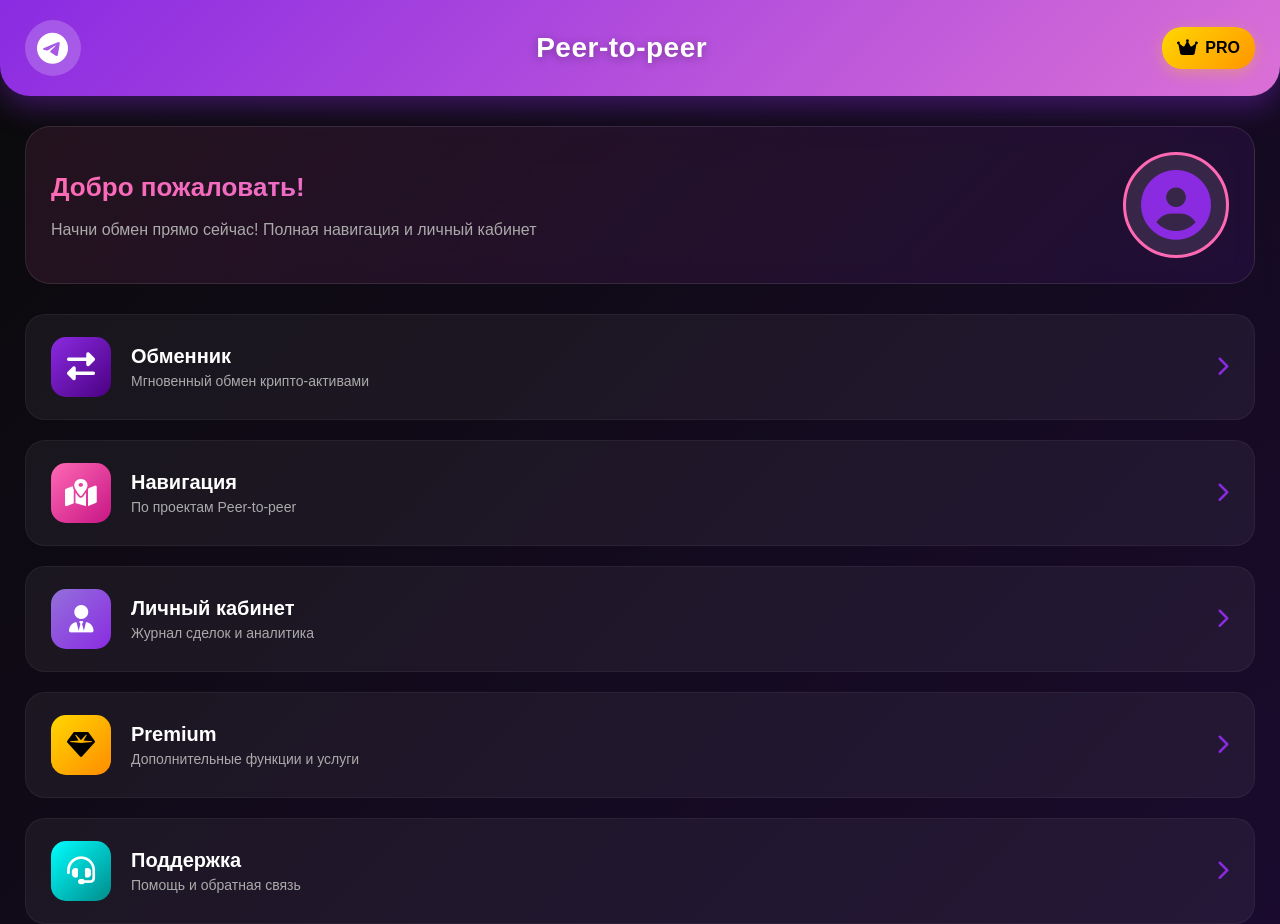
<file: index.html>
<!DOCTYPE html>
<html lang="ru">
<head>
    <meta charset="UTF-8">
    <meta name="viewport" content="width=device-width, initial-scale=1.0">
    <title>Peer-to-peer | Assistant</title>
    <link rel="stylesheet" href="style.css">
    <script src="https://telegram.org/js/telegram-web-app.js"></script>
    <link rel="stylesheet" href="https://cdnjs.cloudflare.com/ajax/libs/font-awesome/6.4.0/css/all.min.css">
</head>
<body>
    <!-- Главная страница -->
    <div class="app-container" id="mainPage">
        <!-- Верхняя плашка с названием -->
        <header class="main-header">
            <div class="logo-container">
                <i class="fab fa-telegram logo-icon"></i>
                <h1 class="app-title">Peer-to-peer</h1>
                <div class="premium-badge">
                    <i class="fas fa-crown"></i>
                    <span>PRO</span>
                </div>
            </div>
        </header>

        <!-- Основной контент -->
        <main class="main-content">
            <!-- Приветствие -->
            <div class="welcome-section">
                <div class="welcome-text">
                    <h2>Добро пожаловать!</h2>
                    <p>Начни обмен прямо сейчас! Полная навигация и личный кабинет</p>
                </div>
                <div class="user-avatar">
                    <i class="fas fa-user-circle"></i>
                </div>
            </div>

            <!-- Кнопки навигации -->
            <div class="nav-buttons">
                <button class="nav-btn exchange-btn" id="exchangeBtn">
                    <div class="btn-icon">
                        <i class="fas fa-exchange-alt"></i>
                    </div>
                    <div class="btn-content">
                        <h3>Обменник</h3>
                        <p>Мгновенный обмен крипто-активами</p>
                    </div>
                    <div class="btn-arrow">
                        <i class="fas fa-chevron-right"></i>
                    </div>
                </button>

                <button class="nav-btn navigation-btn" id="navigationBtn">
                    <div class="btn-icon">
                        <i class="fas fa-map-marked-alt"></i>
                    </div>
                    <div class="btn-content">
                        <h3>Навигация</h3>
                        <p>По проектам Peer-to-peer</p>
                    </div>
                    <div class="btn-arrow">
                        <i class="fas fa-chevron-right"></i>
                    </div>
                </button>

                <button class="nav-btn account-btn" id="accountBtn">
                    <div class="btn-icon">
                        <i class="fas fa-user-tie"></i>
                    </div>
                    <div class="btn-content">
                        <h3>Личный кабинет</h3>
                        <p>Журнал сделок и аналитика</p>
                    </div>
                    <div class="btn-arrow">
                        <i class="fas fa-chevron-right"></i>
                    </div>
                </button>

                <button class="nav-btn premium-btn" id="premiumBtn">
                    <div class="btn-icon">
                        <i class="fas fa-gem"></i>
                    </div>
                    <div class="btn-content">
                        <h3>Premium</h3>
                        <p>Дополнительные функции и услуги</p>
                    </div>
                    <div class="btn-arrow">
                        <i class="fas fa-chevron-right"></i>
                    </div>
                </button>

                <button class="nav-btn support-btn" id="supportBtn">
                    <div class="btn-icon">
                        <i class="fas fa-headset"></i>
                    </div>
                    <div class="btn-content">
                        <h3>Поддержка</h3>
                        <p>Помощь и обратная связь</p>
                    </div>
                    <div class="btn-arrow">
                        <i class="fas fa-chevron-right"></i>
                    </div>
                </button>
            </div>
        </main>
    </div>

    <!-- Страница обменника -->
    <div class="app-container" id="exchangePage" style="display: none;">
        <header class="main-header">
            <div class="logo-container">
                <button class="back-btn" id="backBtn">
                    <i class="fas fa-arrow-left"></i>
                </button>
                <h1 class="app-title">Обменник</h1>
                <div class="premium-badge">
                    <i class="fas fa-crown"></i>
                    <span>PRO</span>
                </div>
            </div>
        </header>

        <main class="main-content exchange-page">
            <div class="welcome-section">
                <div class="welcome-text">
                    <h2>Выберите тип обмена</h2>
                    <p>Быстрый и безопасный обмен активов</p>
                </div>
                <div class="user-avatar">
                    <i class="fas fa-coins"></i>
                </div>
            </div>

            <div class="exchange-options">
                <div class="exchange-option" id="usdtRubOption">
                    <div class="option-content">
                        <div class="option-icon">
                            <i class="fas fa-dollar-sign"></i>
                        </div>
                        <div class="option-text">
                            <h3>Обмен USDT & RUB</h3>
                            <p>Мгновенный обмен Tether и российских рублей</p>
                        </div>
                    </div>
                    <div class="option-arrow">
                        <i class="fas fa-chevron-down"></i>
                    </div>
                </div>

                <div class="sub-buttons" id="usdtRubSubButtons">
                    <button class="sub-btn buy-sub-btn" id="buyUsdtBtn">
                        <i class="fas fa-shopping-cart"></i>
                        Купить USDT
                    </button>
                    <button class="sub-btn sell-sub-btn" id="sellUsdtBtn">
                        <i class="fas fa-money-bill-wave"></i>
                        Продать USDT
                    </button>
                </div>

                <div class="exchange-option" id="otherAssetsOption">
                    <div class="option-content">
                        <div class="option-icon other">
                            <i class="fas fa-shapes"></i>
                        </div>
                        <div class="option-text">
                            <h3>Обмен других активов</h3>
                            <p>Криптовалюты, токены и другие активы</p>
                        </div>
                    </div>
                    <div class="option-arrow">
                        <i class="fas fa-chevron-down"></i>
                    </div>
                </div>

                <div class="other-assets-panel" id="otherAssetsPanel">
                    <p>Для обмена другими активами напишите в техническую поддержку — 
                        <a href="https://t.me/peertopeer_support" class="support-link" target="_blank">@peertopeer_support</a>
                    </p>
                    <p style="margin-top: 10px; font-size: 14px; color: #aaa;">
                        Доступны: BTC, ETH, BNB, SOL, TON и другие популярные криптовалюты
                    </p>
                </div>

                <!-- НОВАЯ ИНФОРМАЦИОННАЯ ПЛАШКА -->
                <div class="exchange-info-panel">
                    <div class="info-icon">
                        <i class="fas fa-info-circle"></i>
                    </div>
                    <div class="info-content">
                        <h4>Важная информация перед обменом</h4>
                        <p>Перед совершением сделки обязательно ознакомьтесь с правилами и инструкциями:</p>
                        <div class="info-links">
                            <a href="https://teletype.in/@peertopeer/Vnh3VzzvBXn" class="info-link" target="_blank">
                                <i class="fas fa-file-contract"></i>
                                Регламент обменника
                            </a>
                            <a href="https://teletype.in/@peertopeer/jh6OtIv5-ns" class="info-link" target="_blank">
                                <i class="fas fa-book-open"></i>
                                Инструкция по обмену
                            </a>
                        </div>
                        <p class="info-note">
                            <i class="fas fa-exclamation-triangle"></i>
                            Соблюдение правил обеспечивает безопасность ваших сделок
                        </p>
                    </div>
                </div>
            </div>
        </main>
    </div>

    <!-- Страница покупки USDT -->
    <div class="app-container" id="buyUsdtPage" style="display: none;">
        <header class="main-header">
            <div class="logo-container">
                <button class="back-btn" id="backFromBuyBtn">
                    <i class="fas fa-arrow-left"></i>
                </button>
                <h1 class="app-title">Купить USDT</h1>
                <div class="premium-badge">
                    <i class="fas fa-crown"></i>
                    <span>PRO</span>
                </div>
            </div>
        </header>

        <main class="main-content orders-page">
            <div class="page-header">
                <h2>Актуальные заявки</h2>
                <p class="page-subtitle">Скопируйте ID заявки и отправьте в поддержку</p>
            </div>

            <!-- Красивые фильтры сортировки -->
            <div class="filters">
                <div class="filter-header">
                    <i class="fas fa-sort-amount-down"></i>
                    <h3>Сортировка заявок</h3>
                </div>
                <div class="sort-options" id="buySortOptions">
                    <button class="sort-btn active" data-sort="rate-asc">
                        <i class="fas fa-arrow-up"></i>
                        Курс (низкий → высокий)
                    </button>
                    <button class="sort-btn" data-sort="rate-desc">
                        <i class="fas fa-arrow-down"></i>
                        Курс (высокий → низкий)
                    </button>
                    <button class="sort-btn" data-sort="volume-asc">
                        <i class="fas fa-arrow-up"></i>
                        Объем (маленький → большой)
                    </button>
                    <button class="sort-btn" data-sort="volume-desc">
                        <i class="fas fa-arrow-down"></i>
                        Объем (большой → маленький)
                    </button>
                </div>
            </div>

            <!-- Контейнер для заявок -->
            <div class="orders-container" id="buyOrdersContainer">
                <!-- Заявки будут вставляться здесь через JavaScript -->
            </div>

            <!-- Информация -->
            <div class="booking-info">
                <p><i class="fas fa-info-circle"></i> Скопируйте ID заявки и отправьте его в техническую поддержку для бронирования</p>
            </div>
        </main>
    </div>

    <!-- Страница продажи USDT -->
    <div class="app-container" id="sellUsdtPage" style="display: none;">
        <header class="main-header">
            <div class="logo-container">
                <button class="back-btn" id="backFromSellBtn">
                    <i class="fas fa-arrow-left"></i>
                </button>
                <h1 class="app-title">Продать USDT</h1>
                <div class="premium-badge">
                    <i class="fas fa-crown"></i>
                    <span>PRO</span>
                </div>
            </div>
        </header>

        <main class="main-content orders-page">
            <div class="page-header">
                <h2>Актуальные заявки</h2>
                <p class="page-subtitle">Скопируйте ID заявки и отправьте в поддержку</p>
            </div>

            <!-- Красивые фильтры сортировки -->
            <div class="filters">
                <div class="filter-header">
                    <i class="fas fa-sort-amount-down"></i>
                    <h3>Сортировка заявок</h3>
                </div>
                <div class="sort-options" id="sellSortOptions">
                    <button class="sort-btn active" data-sort="rate-asc">
                        <i class="fas fa-arrow-up"></i>
                        Курс (низкий → высокий)
                    </button>
                    <button class="sort-btn" data-sort="rate-desc">
                        <i class="fas fa-arrow-down"></i>
                        Курс (высокий → низкий)
                    </button>
                    <button class="sort-btn" data-sort="volume-asc">
                        <i class="fas fa-arrow-up"></i>
                        Объем (маленький → большой)
                    </button>
                    <button class="sort-btn" data-sort="volume-desc">
                        <i class="fas fa-arrow-down"></i>
                        Объем (большой → маленький)
                    </button>
                </div>
            </div>

            <!-- Контейнер для заявок -->
            <div class="orders-container" id="sellOrdersContainer">
                <!-- Заявки будут вставляться здесь через JavaScript -->
            </div>

            <!-- Информация -->
            <div class="booking-info">
                <p><i class="fas fa-info-circle"></i> Скопируйте ID заявки и отправьте его в техническую поддержку для бронирования</p>
            </div>
        </main>
    </div>

    <!-- Страница поддержки -->
    <div class="app-container" id="supportPage" style="display: none;">
        <header class="main-header">
            <div class="logo-container">
                <button class="back-btn" id="backFromSupportBtn">
                    <i class="fas fa-arrow-left"></i>
                </button>
                <h1 class="app-title">Поддержка</h1>
                <div class="premium-badge">
                    <i class="fas fa-crown"></i>
                    <span>PRO</span>
                </div>
            </div>
        </header>

        <main class="main-content support-page">
            <div class="page-header">
                <h2>Техническая поддержка</h2>
                <p class="page-subtitle">Свяжитесь с нами для решения любых вопросов</p>
            </div>

            <!-- Важное уведомление -->
            <div class="support-notice">
                <div class="notice-header">
                    <i class="fas fa-exclamation-triangle"></i>
                    <h3>Важная информация</h3>
                </div>
                <p>Пожалуйста, обращайтесь в поддержку <strong>строго по делу</strong> и уважительно. Наши специалисты работают для вашего удобства.</p>
            </div>

            <!-- Контакты поддержки -->
            <div class="support-contacts">
                <h3 class="section-title">
                    <i class="fas fa-headset"></i>
                    Контакты поддержки
                </h3>

                <div class="contact-card support">
                    <div class="contact-icon">
                        <i class="fas fa-life-ring"></i>
                    </div>
                    <div class="contact-info">
                        <h4>Основная поддержка</h4>
                        <p class="contact-description">По всем вопросам по заявкам, обменам и техническим проблемам</p>
                        <a href="https://t.me/peertopeer_support" class="contact-link" target="_blank">
                            <i class="fab fa-telegram"></i>
                            @peertopeer_support
                        </a>
                        <p class="contact-hours">
                            <i class="fas fa-clock"></i>
                            Работаем 24/7
                        </p>
                    </div>
                </div>

                <h3 class="section-title" style="margin-top: 30px;">
                    <i class="fas fa-user-shield"></i>
                    Модераторы
                </h3>

                <div class="contact-card moderator">
                    <div class="contact-icon">
                        <i class="fas fa-user-check"></i>
                    </div>
                    <div class="contact-info">
                        <h4>Модератор 1</h4>
                        <p class="contact-description">Решение спорных ситуаций, проверка контрагентов</p>
                        <a href="https://t.me/peer_moderator1" class="contact-link" target="_blank">
                            <i class="fab fa-telegram"></i>
                            Времено отсутствует
                        </a>
                        <p class="contact-hours">
                            <i class="fas fa-clock"></i>
                            00:00 - 12:00 (МСК)
                        </p>
                    </div>
                </div>

                <div class="contact-card moderator">
                    <div class="contact-icon">
                        <i class="fas fa-user-shield"></i>
                    </div>
                    <div class="contact-info">
                        <h4>Модератор 2</h4>
                        <p class="contact-description">Проверка сделок, помощь новичкам</p>
                        <a href="https://t.me/peer_moderator2" class="contact-link" target="_blank">
                            <i class="fab fa-telegram"></i>
                            Времено отсутствует
                        </a>
                        <p class="contact-hours">
                            <i class="fas fa-clock"></i>
                            12:00 - 00:00 (МСК)
                        </p>
                    </div>
                </div>
            </div>

            <!-- Правила обращения -->
            <div class="support-rules">
                <h3 class="section-title">
                    <i class="fas fa-list-alt"></i>
                    Правила обращения
                </h3>
                <ul class="rules-list">
                    <li>
                        <i class="fas fa-check-circle"></i>
                        <span>Всегда указывайте <strong>ID заявки</strong> при обращении (если вопрос по обмену)</span>
                    </li>
                    <li>
                        <i class="fas fa-check-circle"></i>
                        <span>Описывайте проблему <strong>четко и подробно</strong></span>
                    </li>
                    <li>
                        <i class="fas fa-check-circle"></i>
                        <span>Прикладывайте скриншоты при необходимости</span>
                    </li>
                    <li>
                        <i class="fas fa-check-circle"></i>
                        <span>Сохраняйте <strong>уважительный тон</strong> общения</span>
                    </li>
                    <li>
                        <i class="fas fa-check-circle"></i>
                        <span>Ожидайте ответ в течение <strong>1-30 минут</strong></span>
                    </li>
                </ul>
            </div>

            <!-- Кнопки быстрого действия -->
            <div class="quick-actions">
                <h3 class="section-title">
                    <i class="fas fa-bolt"></i>
                    Быстрые действия
                </h3>
                <div class="action-buttons">
                    <button class="action-btn" id="copySupportLink">
                        <i class="fas fa-copy"></i>
                        Скопировать ссылку поддержки
                    </button>
                    <button class="action-btn" id="openSupportChat">
                        <i class="fab fa-telegram"></i>
                        @peertopeer_support
                    </button>
                </div>
            </div>
        </main>
    </div>

    <!-- Страница навигации -->
    <div class="app-container" id="navigationPage" style="display: none;">
        <header class="main-header">
            <div class="logo-container">
                <button class="back-btn" id="backFromNavigationBtn">
                    <i class="fas fa-arrow-left"></i>
                </button>
                <h1 class="app-title">Навигация</h1>
                <div class="premium-badge">
                    <i class="fas fa-crown"></i>
                    <span>PRO</span>
                </div>
            </div>
        </header>

        <main class="main-content navigation-page">
            <div class="page-header">
                <h2>Навигация по проекту</h2>
                <p class="page-subtitle">Все важные ссылки и ресурсы в одном месте</p>
            </div>

            <!-- Блок 1: Наши ресурсы -->
            <div class="navigation-section">
                <h3 class="section-title">
                    <i class="fas fa-link"></i>
                    Наши ресурсы
                </h3>
                <p class="section-description">Официальные каналы и чаты проекта Peer-to-peer</p>
                
                <div class="resources-grid">
                    <div class="resource-card">
                        <div class="resource-icon">
                            <i class="fab fa-telegram"></i>
                        </div>
                        <div class="resource-content">
                            <h4>Официальный канал</h4>
                            <p class="resource-description">Новости, анонсы, полезная информация</p>
                            <a href="https://t.me/peertopeerchannel" class="resource-link" target="_blank">
                                <i class="fab fa-telegram"></i>
                                @peertopeerchannel
                            </a>
                        </div>
                    </div>

                    <div class="resource-card">
                        <div class="resource-icon">
                            <i class="fas fa-comments"></i>
                        </div>
                        <div class="resource-content">
                            <h4>Общий чат</h4>
                            <p class="resource-description">Общение, вопросы, обмен опытом</p>
                            <a href="https://t.me/+LT-mE3ERYhE4NTcy" class="resource-link" target="_blank">
                                <i class="fab fa-telegram"></i>
                                Перейти в чат
                            </a>
                        </div>
                    </div>

                    <div class="resource-card">
                        <div class="resource-icon">
                            <i class="fas fa-newspaper"></i>
                        </div>
                        <div class="resource-content">
                            <h4>Блог в TeleType</h4>
                            <p class="resource-description">Статьи, инструкции, аналитика</p>
                            <a href="https://teletype.in/@peertopeer" class="resource-link" target="_blank">
                                <i class="fas fa-external-link-alt"></i>
                                Перейти в блог
                            </a>
                        </div>
                    </div>

                    <div class="resource-card">
                        <div class="resource-icon">
                            <i class="fas fa-headset"></i>
                        </div>
                        <div class="resource-content">
                            <h4>Техническая поддержка</h4>
                            <p class="resource-description">Решение проблем и вопросов</p>
                            <a href="https://t.me/peertopeer_support" class="resource-link" target="_blank">
                                <i class="fab fa-telegram"></i>
                                @peertopeer_support
                            </a>
                        </div>
                    </div>

                    

                    
                </div>
            </div>

            <!-- Блок 2: Полезная навигация -->
            <div class="navigation-section">
                <h3 class="section-title">
                    <i class="fas fa-star"></i>
                    Полезная навигация
                </h3>
                <p class="section-description">Важные материалы для всех участников</p>
                
                <div class="useful-links">
                    <div class="useful-link-card">
                        <div class="useful-link-icon">
                            <i class="fas fa-graduation-cap"></i>
                        </div>
                        <div class="useful-link-content">
                            <h4>20 постов для новичков</h4>
                            <p>Основы работы с криптовалютой, безопасность, первые шаги</p>
                            <a href="https://teletype.in/@peertopeer/vWQhvxEMVqq" class="useful-link-btn" target="_blank">
                                <i class="fas fa-external-link-alt"></i>
                                Читать
                            </a>
                        </div>
                    </div>

                    

                    <div class="useful-link-card">
                        <div class="useful-link-icon">
                            <i class="fas fa-book"></i>
                        </div>
                        <div class="useful-link-content">
                            <h4>Обязательные посты</h4>
                            <p>Правила, политика безопасности, FAQ</p>
                            <a href="https://teletype.in/@peertopeer/vqhFaiCEol5" class="useful-link-btn" target="_blank">
                                <i class="fas fa-external-link-alt"></i>
                                Читать
                            </a>
                        </div>
                    </div>

                    

                    <div class="useful-link-card">
                        <div class="useful-link-icon">
                            <i class="fas fa-cogs"></i>
                        </div>
                        <div class="useful-link-content">
                            <h4>Необходимые инструкции</h4>
                            <p>Настройки, безопасность, обменник</p>
                            <a href="https://teletype.in/@peertopeer/HZqtNAd6YP0" class="useful-link-btn" target="_blank">
                                <i class="fas fa-external-link-alt"></i>
                                Смотреть
                            </a>
                        </div>
                    </div>
                </div>
            </div>

        

            <!-- Примечание -->
            <div class="navigation-notice">
                <p><i class="fas fa-info-circle"></i> Будьте бдительны - актуальные ссылки всегда можно перепроверить у нас - @peertopeer_support</p>
            </div>
        </main>
    </div>

    <!-- Общее уведомление -->
    <div class="notification" id="notification">
        <div class="notification-content">
            <i class="fas fa-info-circle"></i>
            <p id="notificationText"></p>
        </div>
    </div>

    <script src="app.js"></script>
</body>
</html>
</file>
<file: style.css>
* {
    margin: 0;
    padding: 0;
    box-sizing: border-box;
    font-family: -apple-system, BlinkMacSystemFont, 'Segoe UI', Roboto, Oxygen, Ubuntu, Cantarell, sans-serif;
}

body {
    background: linear-gradient(135deg, #0a0a0a 0%, #1a0b2e 100%);
    color: #fff;
    line-height: 1.6;
    min-height: 100vh;
}

.app-container {
    max-width: 100%;
    min-height: 100vh;
    display: flex;
    flex-direction: column;
    padding: 0;
}

/* Верхняя плашка */
.main-header {
    background: linear-gradient(135deg, #8a2be2 0%, #da70d6 100%);
    padding: 20px 25px;
    border-bottom-left-radius: 30px;
    border-bottom-right-radius: 30px;
    box-shadow: 0 10px 30px rgba(138, 43, 226, 0.4);
    margin-bottom: 30px;
}

.logo-container {
    display: flex;
    align-items: center;
    justify-content: space-between;
}

.logo-icon {
    font-size: 32px;
    color: white;
    background: rgba(255, 255, 255, 0.2);
    padding: 12px;
    border-radius: 50%;
    width: 56px;
    height: 56px;
    display: flex;
    align-items: center;
    justify-content: center;
}

.app-title {
    font-size: 28px;
    font-weight: 800;
    color: white;
    letter-spacing: 0.5px;
    text-shadow: 0 2px 10px rgba(0, 0, 0, 0.3);
    flex-grow: 1;
    text-align: center;
}

.premium-badge {
    background: linear-gradient(135deg, #ffd700 0%, #ff9500 100%);
    padding: 8px 15px;
    border-radius: 20px;
    display: flex;
    align-items: center;
    gap: 8px;
    font-weight: 700;
    color: #000;
    box-shadow: 0 4px 15px rgba(255, 215, 0, 0.3);
}

.premium-badge i {
    font-size: 18px;
}

/* Основной контент */
.main-content {
    flex: 1;
    padding: 0 25px;
    display: flex;
    flex-direction: column;
    gap: 30px;
}

/* Приветствие */
.welcome-section {
    display: flex;
    justify-content: space-between;
    align-items: center;
    background: linear-gradient(135deg, rgba(255, 105, 180, 0.1) 0%, rgba(138, 43, 226, 0.1) 100%);
    padding: 25px;
    border-radius: 25px;
    border: 1px solid rgba(255, 255, 255, 0.1);
    backdrop-filter: blur(10px);
}

.welcome-text h2 {
    font-size: 26px;
    font-weight: 700;
    margin-bottom: 8px;
    background: linear-gradient(135deg, #ff69b4 0%, #da70d6 100%);
    -webkit-background-clip: text;
    -webkit-text-fill-color: transparent;
}

.welcome-text p {
    color: #aaa;
    font-size: 16px;
}

.user-avatar i {
    font-size: 70px;
    color: #8a2be2;
    background: rgba(255, 255, 255, 0.1);
    padding: 15px;
    border-radius: 50%;
    border: 3px solid #ff69b4;
}

/* Кнопки навигации */
.nav-buttons {
    display: flex;
    flex-direction: column;
    gap: 20px;
}

.nav-btn {
    display: flex;
    align-items: center;
    background: rgba(255, 255, 255, 0.05);
    border: none;
    border-radius: 20px;
    padding: 22px 25px;
    cursor: pointer;
    transition: all 0.3s ease;
    text-align: left;
    border: 1px solid rgba(255, 255, 255, 0.05);
}

.nav-btn:hover {
    transform: translateY(-5px);
    background: rgba(255, 255, 255, 0.1);
    border-color: rgba(255, 105, 180, 0.3);
    box-shadow: 0 10px 25px rgba(138, 43, 226, 0.3);
}

.btn-icon {
    font-size: 28px;
    width: 60px;
    height: 60px;
    display: flex;
    align-items: center;
    justify-content: center;
    border-radius: 15px;
    margin-right: 20px;
    flex-shrink: 0;
}

.btn-content {
    flex-grow: 1;
}

.btn-content h3 {
    font-size: 20px;
    font-weight: 700;
    margin-bottom: 5px;
    color: white; /* Белый цвет для заголовков кнопок */
}

.btn-content p {
    color: #aaa;
    font-size: 14px;
}

.btn-arrow {
    font-size: 20px;
    color: #8a2be2;
}

/* Цвета для кнопок */
.exchange-btn .btn-icon {
    background: linear-gradient(135deg, #8a2be2 0%, #4b0082 100%);
    color: white;
}

.navigation-btn .btn-icon {
    background: linear-gradient(135deg, #ff69b4 0%, #c71585 100%);
    color: white;
}

.account-btn .btn-icon {
    background: linear-gradient(135deg, #9370db 0%, #8a2be2 100%);
    color: white;
}

.premium-btn .btn-icon {
    background: linear-gradient(135deg, #ffd700 0%, #ff8c00 100%);
    color: #000;
}

.support-btn .btn-icon {
    background: linear-gradient(135deg, #00ffff 0%, #008b8b 100%);
    color: white;
}

/* СТРАНИЦА ОБМЕННИКА */
.exchange-page {
    flex: 1;
    padding: 0 25px;
    /* УДАЛИЛ display: none; - видимостью управляет JS */
    flex-direction: column;
    gap: 30px;
}

.exchange-header {
    display: flex;
    align-items: center;
    gap: 15px;
    margin-bottom: 20px;
}

.back-btn {
    background: rgba(255, 255, 255, 0.1);
    border: none;
    width: 50px;
    height: 50px;
    border-radius: 50%;
    display: flex;
    align-items: center;
    justify-content: center;
    cursor: pointer;
    color: white;
    font-size: 24px;
    transition: all 0.3s;
}

.back-btn:hover {
    background: rgba(255, 255, 255, 0.2);
    transform: scale(1.1);
}

.exchange-header h1 {
    font-size: 28px;
    font-weight: 700;
    background: linear-gradient(135deg, #8a2be2 0%, #ff69b4 100%);
    -webkit-background-clip: text;
    -webkit-text-fill-color: transparent;
}

.exchange-options {
    display: flex;
    flex-direction: column;
    gap: 20px;
}

.exchange-option {
    background: rgba(255, 255, 255, 0.05);
    border: 2px solid rgba(255, 255, 255, 0.1);
    border-radius: 20px;
    padding: 25px;
    cursor: pointer;
    transition: all 0.3s ease;
    display: flex;
    align-items: center;
    justify-content: space-between;
}

.exchange-option:hover {
    background: rgba(255, 255, 255, 0.1);
    border-color: #8a2be2;
    transform: translateY(-5px);
    box-shadow: 0 10px 25px rgba(138, 43, 226, 0.3);
}

.option-content {
    display: flex;
    align-items: center;
    gap: 20px;
}

.option-icon {
    width: 60px;
    height: 60px;
    background: linear-gradient(135deg, #8a2be2 0%, #4b0082 100%);
    border-radius: 15px;
    display: flex;
    align-items: center;
    justify-content: center;
    font-size: 28px;
    color: white;
}

.option-icon.other {
    background: linear-gradient(135deg, #ff69b4 0%, #c71585 100%);
}

.option-text h3 {
    font-size: 22px;
    font-weight: 700;
    color: white;
    margin-bottom: 5px;
}

.option-text p {
    color: #aaa;
    font-size: 16px;
}

.option-arrow {
    font-size: 24px;
    color: #8a2be2;
}

/* Подкнопки */
.sub-buttons {
    display: flex;
    gap: 15px;
    margin-top: 15px;
    display: none; /* Скрыты по умолчанию */
    animation: fadeIn 0.3s ease;
}

.sub-btn {
    flex: 1;
    padding: 20px;
    border: none;
    border-radius: 15px;
    font-size: 18px;
    font-weight: 600;
    cursor: pointer;
    transition: all 0.3s;
    display: flex;
    align-items: center;
    justify-content: center;
    gap: 10px;
}

.buy-sub-btn {
    background: linear-gradient(135deg, #00c853 0%, #64dd17 100%);
    color: white;
}

.sell-sub-btn {
    background: linear-gradient(135deg, #ff3d00 0%, #ff9100 100%);
    color: white;
}

.sub-btn:hover {
    transform: translateY(-3px);
    box-shadow: 0 8px 20px rgba(0, 0, 0, 0.2);
}

/* Плашка для других активов */
.other-assets-panel {
    background: linear-gradient(135deg, rgba(255, 105, 180, 0.1) 0%, rgba(138, 43, 226, 0.1) 100%);
    border: 2px solid #ff69b4;
    border-radius: 20px;
    padding: 25px;
    margin-top: 15px;
    display: none; /* Скрыта по умолчанию */
    animation: fadeIn 0.3s ease;
}

.support-link {
    color: #00ffff;
    text-decoration: none;
    font-weight: 600;
    margin-left: 5px;
}

.support-link:hover {
    text-decoration: underline;
}

@keyframes fadeIn {
    from {
        opacity: 0;
        transform: translateY(-10px);
    }
    to {
        opacity: 1;
        transform: translateY(0);
    }
}

/* Уведомление */
.notification {
    position: fixed;
    bottom: 30px;
    left: 50%;
    transform: translateX(-50%) translateY(100px);
    background: linear-gradient(135deg, #8a2be2 0%, #ff69b4 100%);
    color: white;
    padding: 20px 25px;
    border-radius: 15px;
    box-shadow: 0 15px 35px rgba(138, 43, 226, 0.5);
    display: none;
    z-index: 1000;
    max-width: 90%;
    animation: slideUp 0.3s ease forwards;
}

@keyframes slideUp {
    to {
        transform: translateX(-50%) translateY(0);
    }
}

.notification-content {
    display: flex;
    align-items: center;
    gap: 15px;
    font-size: 16px;
    font-weight: 500;
}

.notification-content i {
    font-size: 24px;
}

/* Нижний колонтитул */
.main-footer {
    text-align: center;
    padding: 30px 25px 40px;
    color: #777;
    font-size: 14px;
    border-top: 1px solid rgba(255, 255, 255, 0.05);
    margin-top: 30px;
}

.footer-links {
    display: flex;
    justify-content: center;
    align-items: center;
    gap: 15px;
    margin-top: 15px;
}

.footer-links a {
    color: #8a2be2;
    text-decoration: none;
    transition: color 0.3s;
}

.footer-links a:hover {
    color: #ff69b4;
}

.footer-links span {
    color: #555;
}

/* Адаптивность */
@media (max-width: 600px) {
    .main-header {
        padding: 18px 20px;
        border-bottom-left-radius: 25px;
        border-bottom-right-radius: 25px;
    }
    
    .logo-icon {
        font-size: 28px;
        width: 50px;
        height: 50px;
    }
    
    .app-title {
        font-size: 24px;
    }
    
    .premium-badge {
        padding: 6px 12px;
        font-size: 14px;
    }
    
    .main-content {
        padding: 0 20px;
        gap: 25px;
    }
    
    .welcome-section {
        padding: 20px;
    }
    
    .welcome-text h2 {
        font-size: 22px;
    }
    
    .user-avatar i {
        font-size: 60px;
    }
    
    .nav-btn {
        padding: 18px 20px;
    }
    
    .btn-icon {
        width: 50px;
        height: 50px;
        font-size: 24px;
        margin-right: 15px;
    }
    
    .btn-content h3 {
        font-size: 18px;
    }
    
    /* Страница обменника - адаптивность */
    .exchange-page {
        padding: 0 20px;
        gap: 25px;
    }
    
    .exchange-header h1 {
        font-size: 24px;
    }
    
    .exchange-option {
        padding: 20px;
    }
    
    .option-icon {
        width: 50px;
        height: 50px;
        font-size: 24px;
    }
    
    .option-text h3 {
        font-size: 18px;
    }
    
    .option-text p {
        font-size: 14px;
    }
    
    .sub-buttons {
        flex-direction: column;
    }
    
    .sub-btn {
        padding: 18px;
    }
}












/* ... предыдущие стили остаются без изменений ... */

/* Карточка заявки */
.order-card {
    background: rgba(255, 255, 255, 0.05);
    border: 1px solid rgba(255, 255, 255, 0.1);
    border-radius: 15px;
    padding: 20px;
    transition: all 0.3s ease;
    position: relative;
    overflow: hidden;
}

.order-card:hover {
    background: rgba(255, 255, 255, 0.08);
    border-color: #8a2be2;
    transform: translateY(-3px);
    box-shadow: 0 10px 20px rgba(138, 43, 226, 0.2);
}

.order-card.buy-card {
    border-left: 4px solid #00c853;
}

.order-card.sell-card {
    border-left: 4px solid #ff3d00;
}

.order-header {
    display: flex;
    justify-content: space-between;
    align-items: center;
    margin-bottom: 15px;
    padding-bottom: 10px;
    border-bottom: 1px solid rgba(255, 255, 255, 0.1);
}

.order-id {
    background: linear-gradient(135deg, #8a2be2 0%, #4b0082 100%);
    color: white;
    padding: 6px 12px;
    border-radius: 20px;
    font-size: 14px;
    font-weight: 600;
}

.order-type {
    font-size: 14px;
    font-weight: 600;
    padding: 4px 12px;
    border-radius: 12px;
}

.order-type.buy {
    background: rgba(0, 200, 83, 0.2);
    color: #00c853;
}

.order-type.sell {
    background: rgba(255, 61, 0, 0.2);
    color: #ff3d00;
}

/* Детали заявки - ВСЕ ПОЛЯ ВИДНЫ */
.order-details {
    display: grid;
    grid-template-columns: repeat(2, 1fr);
    gap: 15px;
    margin-bottom: 20px;
}

.order-detail {
    display: flex;
    flex-direction: column;
    gap: 5px;
}

.detail-label {
    font-size: 12px;
    color: #aaa;
    font-weight: 500;
}

.detail-value {
    font-size: 16px;
    font-weight: 600;
    color: white;
}

.detail-value.highlight {
    color: #ff69b4;
    font-size: 18px;
}

.detail-value.volume {
    color: #00c853;
}

.detail-value.amount {
    color: #ff9500;
}

/* Контрагент и биржа */
.order-info-row {
    display: flex;
    justify-content: space-between;
    align-items: center;
    margin-bottom: 15px;
    padding: 12px 15px;
    background: rgba(255, 255, 255, 0.03);
    border-radius: 12px;
}

.info-item {
    display: flex;
    align-items: center;
    gap: 10px;
}

.info-icon {
    width: 36px;
    height: 36px;
    background: linear-gradient(135deg, #ff69b4 0%, #da70d6 100%);
    border-radius: 50%;
    display: flex;
    align-items: center;
    justify-content: center;
    font-size: 16px;
    color: white;
}

.info-text h4 {
    font-size: 12px;
    color: #aaa;
    margin-bottom: 3px;
}

.info-text p {
    font-size: 14px;
    font-weight: 600;
    color: white;
}

/* Кнопка бронирования */
.book-btn {
    width: 100%;
    padding: 15px;
    background: linear-gradient(135deg, #8a2be2 0%, #4b0082 100%);
    color: white;
    border: none;
    border-radius: 12px;
    font-size: 16px;
    font-weight: 600;
    cursor: pointer;
    transition: all 0.3s;
    display: flex;
    align-items: center;
    justify-content: center;
    gap: 10px;
}

.book-btn:hover {
    background: linear-gradient(135deg, #9b42e6 0%, #5b0099 100%);
    transform: translateY(-2px);
    box-shadow: 0 8px 20px rgba(138, 43, 226, 0.3);
}

.book-btn:active {
    transform: translateY(0);
}

/* Таймер бронирования */
.booking-timer {
    width: 100%;
    padding: 15px;
    background: linear-gradient(135deg, #00c853 0%, #64dd17 100%);
    color: white;
    border-radius: 12px;
    font-size: 16px;
    font-weight: 600;
    display: flex;
    flex-direction: column;
    align-items: center;
    gap: 8px;
    animation: pulse 2s infinite;
}

@keyframes pulse {
    0% { box-shadow: 0 0 0 0 rgba(0, 200, 83, 0.4); }
    70% { box-shadow: 0 0 0 10px rgba(0, 200, 83, 0); }
    100% { box-shadow: 0 0 0 0 rgba(0, 200, 83, 0); }
}

.timer-display {
    font-size: 28px;
    font-weight: 700;
    font-family: 'Courier New', monospace;
    letter-spacing: 2px;
    text-shadow: 0 2px 4px rgba(0, 0, 0, 0.3);
}

.timer-label {
    font-size: 14px;
    opacity: 0.9;
    display: flex;
    align-items: center;
    gap: 8px;
}

.booking-info {
    background: linear-gradient(135deg, rgba(255, 105, 180, 0.1) 0%, rgba(138, 43, 226, 0.1) 100%);
    border: 1px solid #ff69b4;
    border-radius: 15px;
    padding: 15px;
    text-align: center;
    margin-top: 10px;
}

.booking-info p {
    display: flex;
    align-items: center;
    justify-content: center;
    gap: 10px;
    font-size: 14px;
    color: #ff69b4;
}

/* Адаптивность для страницы заявок */
@media (max-width: 600px) {
    .order-details {
        grid-template-columns: 1fr;
        gap: 12px;
    }
    
    .order-info-row {
        flex-direction: column;
        gap: 15px;
        align-items: flex-start;
    }
    
    .timer-display {
        font-size: 24px;
    }
}

/* ... остальные стили остаются без изменений ... */


/* ... предыдущие стили остаются без изменений ... */

/* Фильтры - красивая сортировка */
.filters {
    background: rgba(255, 255, 255, 0.05);
    border-radius: 15px;
    padding: 20px;
    border: 1px solid rgba(255, 255, 255, 0.1);
}

.filter-header {
    display: flex;
    align-items: center;
    margin-bottom: 15px;
    gap: 10px;
}

.filter-header i {
    font-size: 18px;
    color: #ff69b4;
}

.filter-header h3 {
    font-size: 18px;
    font-weight: 600;
    color: white;
}

.sort-options {
    display: flex;
    flex-wrap: wrap;
    gap: 10px;
}

.sort-btn {
    flex: 1;
    min-width: calc(50% - 10px);
    padding: 12px 15px;
    background: rgba(255, 255, 255, 0.07);
    border: 1px solid rgba(255, 255, 255, 0.1);
    border-radius: 10px;
    color: #aaa;
    font-size: 14px;
    font-weight: 600;
    cursor: pointer;
    transition: all 0.3s;
    display: flex;
    align-items: center;
    justify-content: center;
    gap: 8px;
}

.sort-btn:hover {
    background: rgba(255, 255, 255, 0.1);
    color: white;
    border-color: #8a2be2;
}

.sort-btn.active {
    background: linear-gradient(135deg, #8a2be2 0%, #4b0082 100%);
    color: white;
    border-color: #8a2be2;
    box-shadow: 0 4px 15px rgba(138, 43, 226, 0.3);
}

.sort-btn i {
    font-size: 12px;
}

/* Кнопка копирования ID */
.copy-id-btn {
    width: 100%;
    padding: 15px;
    background: linear-gradient(135deg, #00c853 0%, #64dd17 100%);
    color: white;
    border: none;
    border-radius: 12px;
    font-size: 16px;
    font-weight: 600;
    cursor: pointer;
    transition: all 0.3s;
    display: flex;
    align-items: center;
    justify-content: center;
    gap: 10px;
    margin-top: 15px;
}

.copy-id-btn:hover {
    background: linear-gradient(135deg, #00e676 0%, #76ff03 100%);
    transform: translateY(-2px);
    box-shadow: 0 8px 20px rgba(0, 200, 83, 0.3);
}

.copy-id-btn:active {
    transform: translateY(0);
}

.copy-id-btn.copied {
    background: linear-gradient(135deg, #8a2be2 0%, #4b0082 100%);
}

.copy-id-btn.copied:hover {
    background: linear-gradient(135deg, #9b42e6 0%, #5b0099 100%);
}

/* Адаптивность для сортировки */
@media (max-width: 600px) {
    .sort-btn {
        min-width: 100%;
        padding: 15px;
    }
    
    .sort-options {
        flex-direction: column;
        gap: 8px;
    }
}

/* ... остальные стили остаются без изменений ... */

/* ... предыдущие стили остаются без изменений ... */

/* Заголовок заявки в свернутом состоянии */
.order-header-collapsed {
    display: flex;
    justify-content: space-between;
    align-items: center;
    padding: 15px;
    cursor: pointer;
    transition: all 0.3s;
    border-radius: 12px;
    background: rgba(255, 255, 255, 0.03);
}

.order-header-collapsed:hover {
    background: rgba(255, 255, 255, 0.05);
}

.order-header-collapsed .order-id {
    background: linear-gradient(135deg, #8a2be2 0%, #4b0082 100%);
    color: white;
    padding: 6px 12px;
    border-radius: 20px;
    font-size: 14px;
    font-weight: 600;
    margin-right: 15px;
}

.order-info-collapsed {
    display: flex;
    align-items: center;
    gap: 20px;
    flex-grow: 1;
}

.collapsed-info-item {
    display: flex;
    flex-direction: column;
    gap: 3px;
}

.collapsed-label {
    font-size: 10px;
    color: #aaa;
    text-transform: uppercase;
    letter-spacing: 0.5px;
}

.collapsed-value {
    font-size: 14px;
    font-weight: 600;
    color: white;
}

.collapsed-value.volume {
    color: #00c853;
}

.collapsed-value.rate {
    color: #ff69b4;
}

.collapsed-value.amount {
    color: #ff9500;
}

.order-toggle {
    background: rgba(255, 255, 255, 0.1);
    border: none;
    width: 40px;
    height: 40px;
    border-radius: 50%;
    display: flex;
    align-items: center;
    justify-content: center;
    cursor: pointer;
    color: white;
    font-size: 16px;
    transition: all 0.3s;
    margin-left: 10px;
}

.order-toggle:hover {
    background: rgba(255, 255, 255, 0.2);
    transform: scale(1.1);
}

.order-toggle i {
    transition: transform 0.3s ease;
}

.order-toggle.expanded i {
    transform: rotate(180deg);
}

/* Детали заявки (скрыты по умолчанию) */
.order-details-expanded {
    display: none;
    padding: 20px;
    border-top: 1px solid rgba(255, 255, 255, 0.05);
    animation: slideDown 0.3s ease;
}

@keyframes slideDown {
    from {
        opacity: 0;
        transform: translateY(-10px);
    }
    to {
        opacity: 1;
        transform: translateY(0);
    }
}

/* Стили для развернутой заявки */
.order-details-grid {
    display: grid;
    grid-template-columns: repeat(2, 1fr);
    gap: 15px;
    margin-bottom: 20px;
}

.order-detail-item {
    display: flex;
    flex-direction: column;
    gap: 5px;
}

.detail-label {
    font-size: 12px;
    color: #aaa;
    font-weight: 500;
}

.detail-value {
    font-size: 16px;
    font-weight: 600;
    color: white;
}

.detail-value.highlight {
    color: #ff69b4;
}

.detail-value.volume {
    color: #00c853;
}

.detail-value.amount {
    color: #ff9500;
}

.order-parties {
    display: flex;
    justify-content: space-between;
    align-items: center;
    margin-bottom: 20px;
    padding: 15px;
    background: rgba(255, 255, 255, 0.03);
    border-radius: 12px;
}

.party-info {
    display: flex;
    align-items: center;
    gap: 10px;
}

.party-avatar {
    width: 40px;
    height: 40px;
    background: linear-gradient(135deg, #ff69b4 0%, #da70d6 100%);
    border-radius: 50%;
    display: flex;
    align-items: center;
    justify-content: center;
    font-size: 18px;
    color: white;
}

.party-text h4 {
    font-size: 14px;
    color: #aaa;
    margin-bottom: 3px;
}

.party-text p {
    font-size: 16px;
    font-weight: 600;
    color: white;
}

/* Статус заявки */
.order-status {
    display: inline-flex;
    align-items: center;
    gap: 8px;
    padding: 6px 12px;
    border-radius: 20px;
    font-size: 12px;
    font-weight: 600;
    margin-left: 10px;
}

.status-active {
    background: rgba(0, 200, 83, 0.2);
    color: #00c853;
}

.status-booked {
    background: rgba(255, 193, 7, 0.2);
    color: #ffc107;
}

/* Адаптивность для свернутых заявок */
@media (max-width: 600px) {
    .order-info-collapsed {
        flex-wrap: wrap;
        gap: 10px;
    }
    
    .collapsed-info-item {
        min-width: calc(50% - 10px);
    }
    
    .collapsed-label {
        font-size: 9px;
    }
    
    .collapsed-value {
        font-size: 12px;
    }
    
    .order-details-grid {
        grid-template-columns: 1fr;
        gap: 12px;
    }
}

/* ... остальные стили остаются без изменений ... */






/* ... все предыдущие стили остаются без изменений ... */

/* Страница поддержки */
.support-page {
    flex: 1;
    padding: 0 25px;
    display: flex;
    flex-direction: column;
    gap: 25px;
}

.page-header {
    text-align: center;
    margin-bottom: 10px;
}

.page-header h2 {
    font-size: 26px;
    font-weight: 700;
    margin-bottom: 8px;
    background: linear-gradient(135deg, #ff69b4 0%, #da70d6 100%);
    -webkit-background-clip: text;
    -webkit-text-fill-color: transparent;
}

.page-subtitle {
    color: #aaa;
    font-size: 16px;
}

/* Важное уведомление */
.support-notice {
    background: linear-gradient(135deg, rgba(255, 193, 7, 0.1) 0%, rgba(255, 152, 0, 0.1) 100%);
    border: 2px solid #ff9800;
    border-radius: 15px;
    padding: 20px;
    animation: pulseNotice 2s infinite;
}

@keyframes pulseNotice {
    0% { box-shadow: 0 0 0 0 rgba(255, 152, 0, 0.2); }
    70% { box-shadow: 0 0 0 10px rgba(255, 152, 0, 0); }
    100% { box-shadow: 0 0 0 0 rgba(255, 152, 0, 0); }
}

.notice-header {
    display: flex;
    align-items: center;
    gap: 10px;
    margin-bottom: 12px;
}

.notice-header i {
    font-size: 24px;
    color: #ff9800;
}

.notice-header h3 {
    font-size: 18px;
    font-weight: 600;
    color: #ff9800;
}

.support-notice p {
    color: #ffcc80;
    font-size: 15px;
    line-height: 1.5;
}

/* Секции */
.section-title {
    display: flex;
    align-items: center;
    gap: 12px;
    font-size: 20px;
    font-weight: 600;
    color: white;
    margin-bottom: 20px;
}

.section-title i {
    color: #8a2be2;
    font-size: 22px;
}

/* Контактные карточки */
.support-contacts {
    display: flex;
    flex-direction: column;
    gap: 20px;
}

.contact-card {
    background: rgba(255, 255, 255, 0.05);
    border: 1px solid rgba(255, 255, 255, 0.1);
    border-radius: 15px;
    padding: 20px;
    display: flex;
    align-items: flex-start;
    gap: 20px;
    transition: all 0.3s ease;
}

.contact-card:hover {
    background: rgba(255, 255, 255, 0.08);
    border-color: #8a2be2;
    transform: translateY(-3px);
    box-shadow: 0 10px 20px rgba(138, 43, 226, 0.2);
}

.contact-card.support {
    border-left: 4px solid #8a2be2;
}

.contact-card.moderator {
    border-left: 4px solid #00c853;
}

.contact-icon {
    width: 60px;
    height: 60px;
    background: linear-gradient(135deg, #8a2be2 0%, #4b0082 100%);
    border-radius: 50%;
    display: flex;
    align-items: center;
    justify-content: center;
    font-size: 24px;
    color: white;
    flex-shrink: 0;
}

.contact-card.moderator .contact-icon {
    background: linear-gradient(135deg, #00c853 0%, #64dd17 100%);
}

.contact-info {
    flex: 1;
}

.contact-info h4 {
    font-size: 20px;
    font-weight: 700;
    color: white;
    margin-bottom: 8px;
}

.contact-description {
    color: #aaa;
    font-size: 14px;
    margin-bottom: 12px;
    line-height: 1.4;
}

.contact-link {
    display: inline-flex;
    align-items: center;
    gap: 8px;
    background: linear-gradient(135deg, #0088cc 0%, #0055aa 100%);
    color: white;
    padding: 10px 20px;
    border-radius: 25px;
    text-decoration: none;
    font-weight: 600;
    font-size: 16px;
    transition: all 0.3s;
    margin-bottom: 12px;
}

.contact-link:hover {
    background: linear-gradient(135deg, #0099ee 0%, #0066cc 100%);
    transform: translateY(-2px);
    box-shadow: 0 5px 15px rgba(0, 136, 204, 0.3);
}

.contact-link i {
    font-size: 18px;
}

.contact-hours {
    display: flex;
    align-items: center;
    gap: 8px;
    color: #aaa;
    font-size: 14px;
    margin-top: 5px;
}

.contact-hours i {
    color: #ff69b4;
}

/* Правила обращения */
.support-rules {
    background: rgba(255, 255, 255, 0.05);
    border-radius: 15px;
    padding: 25px;
    border: 1px solid rgba(255, 255, 255, 0.1);
}

.rules-list {
    list-style: none;
    display: flex;
    flex-direction: column;
    gap: 15px;
}

.rules-list li {
    display: flex;
    align-items: flex-start;
    gap: 12px;
}

.rules-list i {
    color: #00c853;
    font-size: 18px;
    margin-top: 3px;
    flex-shrink: 0;
}

.rules-list span {
    color: #ddd;
    font-size: 15px;
    line-height: 1.4;
}

.rules-list strong {
    color: white;
    font-weight: 600;
}

/* Быстрые действия */
.quick-actions {
    background: rgba(255, 255, 255, 0.05);
    border-radius: 15px;
    padding: 25px;
    border: 1px solid rgba(255, 255, 255, 0.1);
    margin-bottom: 30px;
}

.action-buttons {
    display: flex;
    flex-direction: column;
    gap: 15px;
}

.action-btn {
    padding: 18px 25px;
    background: linear-gradient(135deg, #8a2be2 0%, #4b0082 100%);
    border: none;
    border-radius: 12px;
    color: white;
    font-size: 16px;
    font-weight: 600;
    cursor: pointer;
    transition: all 0.3s;
    display: flex;
    align-items: center;
    justify-content: center;
    gap: 12px;
}

.action-btn:hover {
    background: linear-gradient(135deg, #9b42e6 0%, #5b0099 100%);
    transform: translateY(-3px);
    box-shadow: 0 10px 20px rgba(138, 43, 226, 0.3);
}

.action-btn:active {
    transform: translateY(-1px);
}

.action-btn i {
    font-size: 18px;
}

/* Адаптивность для страницы поддержки */
@media (max-width: 600px) {
    .support-page {
        padding: 0 20px;
        gap: 20px;
    }
    
    .page-header h2 {
        font-size: 22px;
    }
    
    .contact-card {
        flex-direction: column;
        align-items: center;
        text-align: center;
        gap: 15px;
    }
    
    .contact-info {
        width: 100%;
    }
    
    .contact-link {
        width: 100%;
        justify-content: center;
    }
    
    .rules-list li {
        align-items: flex-start;
    }
    
    .action-btn {
        padding: 16px 20px;
        font-size: 15px;
    }
}




/* ... все предыдущие стили остаются без изменений ... */

/* Страница навигации */
.navigation-page {
    flex: 1;
    padding: 0 25px;
    display: flex;
    flex-direction: column;
    gap: 25px;
    padding-bottom: 30px;
}

.navigation-section {
    background: rgba(255, 255, 255, 0.05);
    border-radius: 15px;
    padding: 25px;
    border: 1px solid rgba(255, 255, 255, 0.1);
    margin-bottom: 10px;
}

.navigation-section:last-of-type {
    margin-bottom: 0;
}

.section-description {
    color: #aaa;
    font-size: 15px;
    margin-bottom: 25px;
    line-height: 1.4;
}

/* Ресурсы - сетка */
.resources-grid {
    display: grid;
    grid-template-columns: repeat(2, 1fr);
    gap: 20px;
    margin-bottom: 10px;
}

@media (max-width: 768px) {
    .resources-grid {
        grid-template-columns: 1fr;
    }
}

.resource-card {
    background: rgba(255, 255, 255, 0.03);
    border: 1px solid rgba(255, 255, 255, 0.05);
    border-radius: 12px;
    padding: 20px;
    transition: all 0.3s ease;
    display: flex;
    flex-direction: column;
}

.resource-card:hover {
    background: rgba(255, 255, 255, 0.05);
    border-color: #8a2be2;
    transform: translateY(-3px);
    box-shadow: 0 10px 20px rgba(138, 43, 226, 0.15);
}

.resource-icon {
    width: 50px;
    height: 50px;
    background: linear-gradient(135deg, #8a2be2 0%, #4b0082 100%);
    border-radius: 50%;
    display: flex;
    align-items: center;
    justify-content: center;
    font-size: 22px;
    color: white;
    margin-bottom: 15px;
}

.resource-content {
    flex: 1;
    display: flex;
    flex-direction: column;
}

.resource-content h4 {
    font-size: 18px;
    font-weight: 700;
    color: white;
    margin-bottom: 8px;
}

.resource-description {
    color: #aaa;
    font-size: 14px;
    margin-bottom: 15px;
    line-height: 1.4;
    flex: 1;
}

.resource-link {
    display: inline-flex;
    align-items: center;
    justify-content: center;
    gap: 8px;
    background: linear-gradient(135deg, #0088cc 0%, #0055aa 100%);
    color: white;
    padding: 10px 15px;
    border-radius: 10px;
    text-decoration: none;
    font-weight: 600;
    font-size: 14px;
    transition: all 0.3s;
    border: none;
    cursor: pointer;
    text-align: center;
}

.resource-link:hover {
    background: linear-gradient(135deg, #0099ee 0%, #0066cc 100%);
    transform: translateY(-2px);
    box-shadow: 0 5px 15px rgba(0, 136, 204, 0.3);
}

.resource-link.bot-link {
    background: linear-gradient(135deg, #8a2be2 0%, #4b0082 100%);
}

.resource-link.bot-link:hover {
    background: linear-gradient(135deg, #9b42e6 0%, #5b0099 100%);
    box-shadow: 0 5px 15px rgba(138, 43, 226, 0.3);
}

.resource-link i {
    font-size: 16px;
}

/* Полезные ссылки */
.useful-links {
    display: flex;
    flex-direction: column;
    gap: 15px;
}

.useful-link-card {
    background: rgba(255, 255, 255, 0.03);
    border: 1px solid rgba(255, 255, 255, 0.05);
    border-radius: 12px;
    padding: 20px;
    transition: all 0.3s ease;
    display: flex;
    align-items: flex-start;
    gap: 15px;
}

.useful-link-card:hover {
    background: rgba(255, 255, 255, 0.05);
    border-color: #00c853;
    transform: translateY(-3px);
    box-shadow: 0 10px 20px rgba(0, 200, 83, 0.15);
}

.useful-link-icon {
    width: 50px;
    height: 50px;
    background: linear-gradient(135deg, #00c853 0%, #64dd17 100%);
    border-radius: 50%;
    display: flex;
    align-items: center;
    justify-content: center;
    font-size: 22px;
    color: white;
    flex-shrink: 0;
}

.useful-link-content {
    flex: 1;
    display: flex;
    flex-direction: column;
}

.useful-link-content h4 {
    font-size: 18px;
    font-weight: 700;
    color: white;
    margin-bottom: 8px;
}

.useful-link-content p {
    color: #aaa;
    font-size: 14px;
    margin-bottom: 15px;
    line-height: 1.4;
}

.useful-link-btn {
    display: inline-flex;
    align-items: center;
    justify-content: center;
    gap: 8px;
    background: linear-gradient(135deg, #ff69b4 0%, #da70d6 100%);
    color: white;
    padding: 10px 20px;
    border-radius: 10px;
    text-decoration: none;
    font-weight: 600;
    font-size: 14px;
    transition: all 0.3s;
    align-self: flex-start;
}

.useful-link-btn:hover {
    background: linear-gradient(135deg, #ff7eb9 0%, #e87de0 100%);
    transform: translateY(-2px);
    box-shadow: 0 5px 15px rgba(255, 105, 180, 0.3);
}

.useful-link-btn i {
    font-size: 14px;
}

/* Быстрые действия для навигации */
.quick-actions-navigation {
    background: rgba(255, 255, 255, 0.05);
    border-radius: 15px;
    padding: 25px;
    border: 1px solid rgba(255, 255, 255, 0.1);
    margin-top: 10px;
}

.quick-actions-navigation .action-buttons {
    display: grid;
    grid-template-columns: repeat(3, 1fr);
    gap: 15px;
}

@media (max-width: 768px) {
    .quick-actions-navigation .action-buttons {
        grid-template-columns: 1fr;
    }
}

.quick-actions-navigation .action-btn {
    background: linear-gradient(135deg, #8a2be2 0%, #4b0082 100%);
}

.quick-actions-navigation .action-btn:hover {
    background: linear-gradient(135deg, #9b42e6 0%, #5b0099 100%);
}

/* Примечание для навигации */
.navigation-notice {
    background: linear-gradient(135deg, rgba(255, 193, 7, 0.1) 0%, rgba(255, 152, 0, 0.1) 100%);
    border: 1px solid #ff9800;
    border-radius: 12px;
    padding: 15px;
    text-align: center;
    margin-top: 10px;
}

.navigation-notice p {
    color: #ffcc80;
    font-size: 14px;
    display: flex;
    align-items: center;
    justify-content: center;
    gap: 10px;
}

.navigation-notice i {
    color: #ff9800;
    font-size: 16px;
}

/* Адаптивность для страницы навигации */
@media (max-width: 600px) {
    .navigation-page {
        padding: 0 20px;
        gap: 20px;
    }
    
    .navigation-section {
        padding: 20px;
    }
    
    .resources-grid {
        grid-template-columns: 1fr;
        gap: 15px;
    }
    
    .resource-card {
        padding: 15px;
    }
    
    .resource-icon {
        width: 45px;
        height: 45px;
        font-size: 20px;
    }
    
    .useful-link-card {
        flex-direction: column;
        align-items: flex-start;
        padding: 15px;
    }
    
    .useful-link-icon {
        width: 45px;
        height: 45px;
        font-size: 20px;
    }
    
    .quick-actions-navigation .action-buttons {
        grid-template-columns: 1fr;
        gap: 12px;
    }
    
    .navigation-notice {
        padding: 12px;
    }
    
    .navigation-notice p {
        font-size: 13px;
        flex-direction: column;
        gap: 5px;
        text-align: left;
    }
}


/* ... все предыдущие стили остаются без изменений ... */

/* Информационная плашка на странице обменника */
.exchange-info-panel {
    background: linear-gradient(135deg, rgba(138, 43, 226, 0.1) 0%, rgba(74, 0, 130, 0.1) 100%);
    border: 2px solid #8a2be2;
    border-radius: 15px;
    padding: 20px;
    margin-top: 25px;
    animation: fadeIn 0.5s ease;
    position: relative;
    overflow: hidden;
}

.exchange-info-panel::before {
    content: '';
    position: absolute;
    top: 0;
    left: 0;
    right: 0;
    height: 4px;
    background: linear-gradient(90deg, #8a2be2, #ff69b4, #8a2be2);
    background-size: 200% 100%;
    animation: shimmer 3s infinite linear;
}

@keyframes shimmer {
    0% { background-position: -200% 0; }
    100% { background-position: 200% 0; }
}

.exchange-info-panel .info-icon {
    position: absolute;
    top: 15px;
    right: 15px;
    font-size: 24px;
    color: #8a2be2;
    opacity: 0.7;
}

.exchange-info-panel .info-content h4 {
    font-size: 18px;
    font-weight: 700;
    color: white;
    margin-bottom: 10px;
    display: flex;
    align-items: center;
    gap: 8px;
}

.exchange-info-panel .info-content h4::before {
    content: '📋';
    font-size: 20px;
}

.exchange-info-panel .info-content p {
    color: #aaa;
    font-size: 15px;
    line-height: 1.5;
    margin-bottom: 15px;
}

.exchange-info-panel .info-links {
    display: flex;
    gap: 15px;
    margin-bottom: 15px;
    flex-wrap: wrap;
}

.exchange-info-panel .info-link {
    display: inline-flex;
    align-items: center;
    gap: 8px;
    background: linear-gradient(135deg, #8a2be2 0%, #4b0082 100%);
    color: white;
    padding: 12px 20px;
    border-radius: 10px;
    text-decoration: none;
    font-weight: 600;
    font-size: 14px;
    transition: all 0.3s;
    flex: 1;
    min-width: 200px;
    justify-content: center;
}

.exchange-info-panel .info-link:hover {
    background: linear-gradient(135deg, #9b42e6 0%, #5b0099 100%);
    transform: translateY(-3px);
    box-shadow: 0 10px 20px rgba(138, 43, 226, 0.3);
}

.exchange-info-panel .info-link:active {
    transform: translateY(-1px);
}

.exchange-info-panel .info-link i {
    font-size: 16px;
}

.exchange-info-panel .info-note {
    display: flex;
    align-items: center;
    gap: 10px;
    color: #ff69b4;
    font-size: 14px;
    font-weight: 600;
    margin-top: 15px;
    padding: 12px 15px;
    background: rgba(255, 105, 180, 0.1);
    border-radius: 10px;
    border-left: 3px solid #ff69b4;
}

.exchange-info-panel .info-note i {
    color: #ff69b4;
    font-size: 16px;
}

/* Анимация появления плашки */
@keyframes fadeIn {
    from {
        opacity: 0;
        transform: translateY(20px);
    }
    to {
        opacity: 1;
        transform: translateY(0);
    }
}

/* Адаптивность для плашки */
@media (max-width: 768px) {
    .exchange-info-panel {
        padding: 15px;
        margin-top: 20px;
    }
    
    .exchange-info-panel .info-links {
        flex-direction: column;
        gap: 12px;
    }
    
    .exchange-info-panel .info-link {
        min-width: 100%;
        padding: 15px;
    }
    
    .exchange-info-panel .info-content h4 {
        font-size: 16px;
    }
    
    .exchange-info-panel .info-content p {
        font-size: 14px;
    }
    
    .exchange-info-panel .info-note {
        font-size: 13px;
        padding: 10px;
    }
}

/* Для очень маленьких экранов */
@media (max-width: 400px) {
    .exchange-info-panel {
        padding: 12px;
    }
    
    .exchange-info-panel .info-link {
        padding: 12px 15px;
        font-size: 13px;
    }
    
    .exchange-info-panel .info-link i {
        font-size: 14px;
    }
}
</file>
